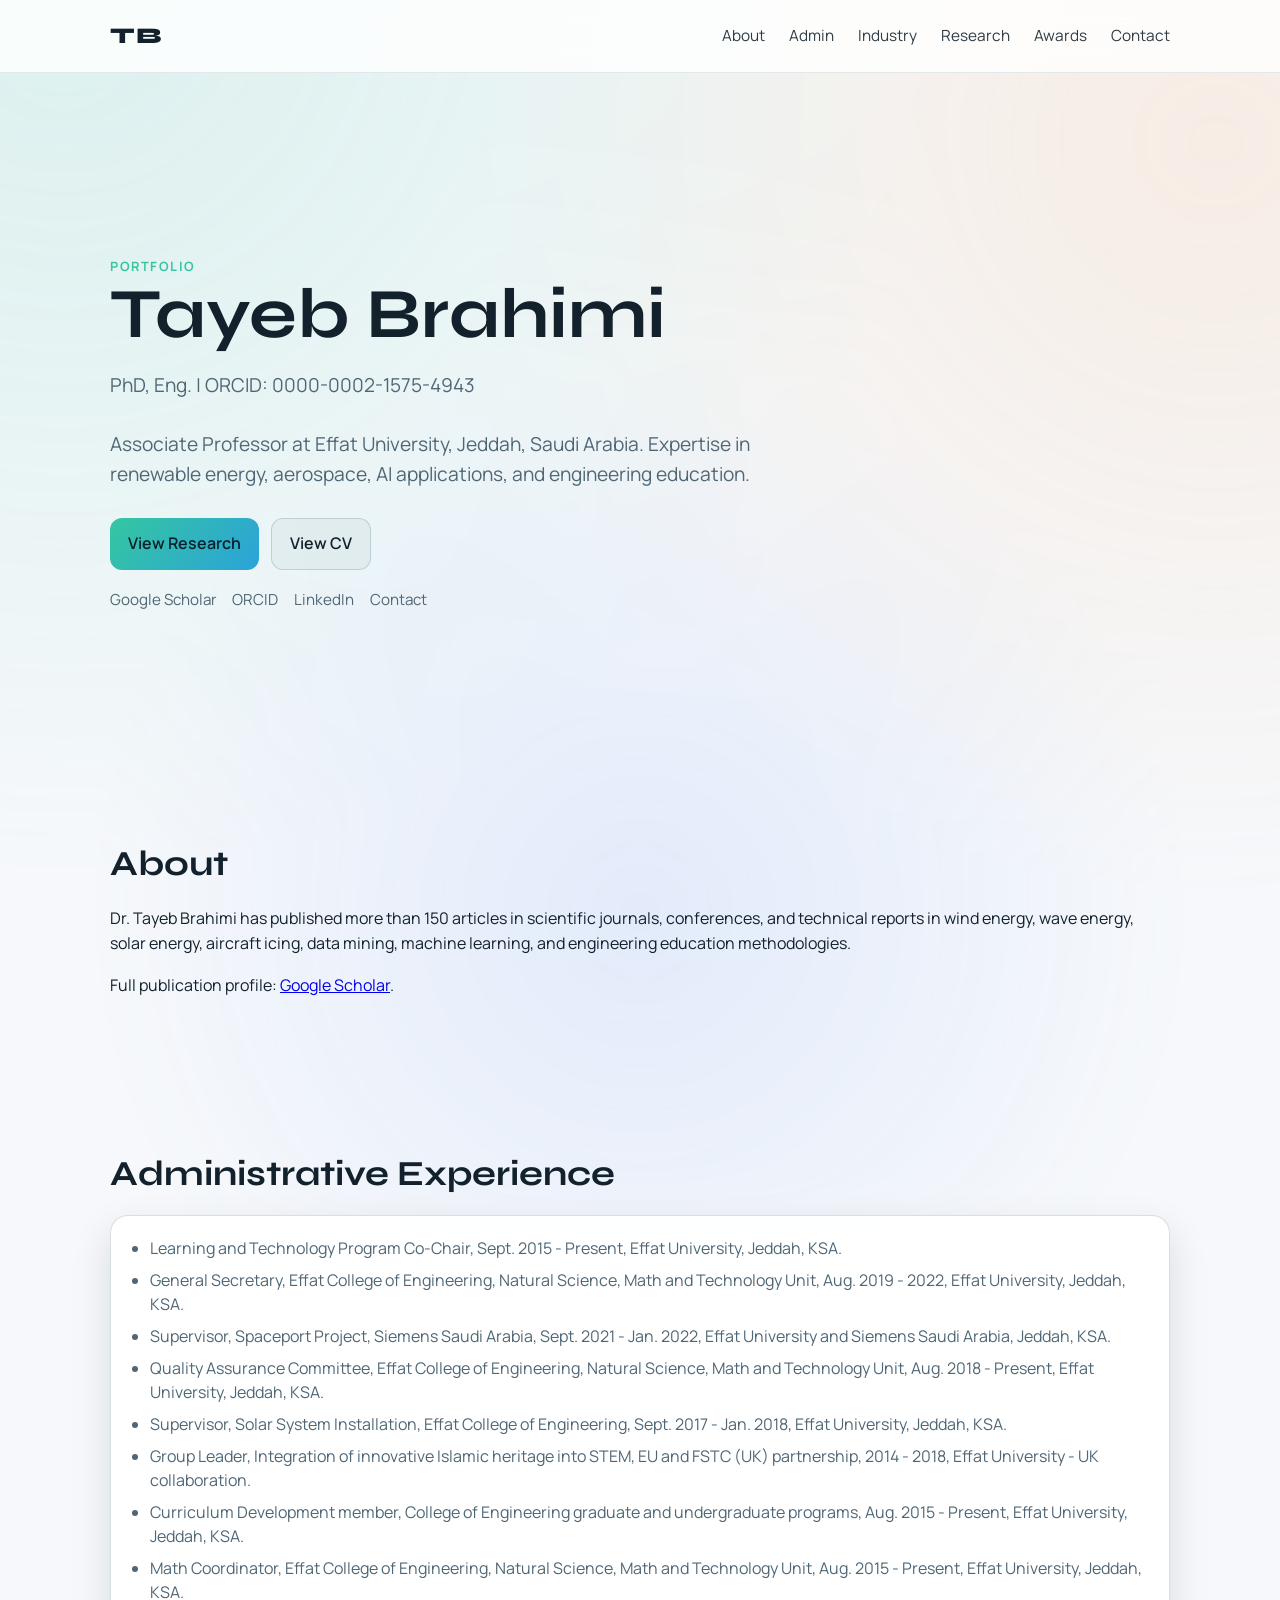
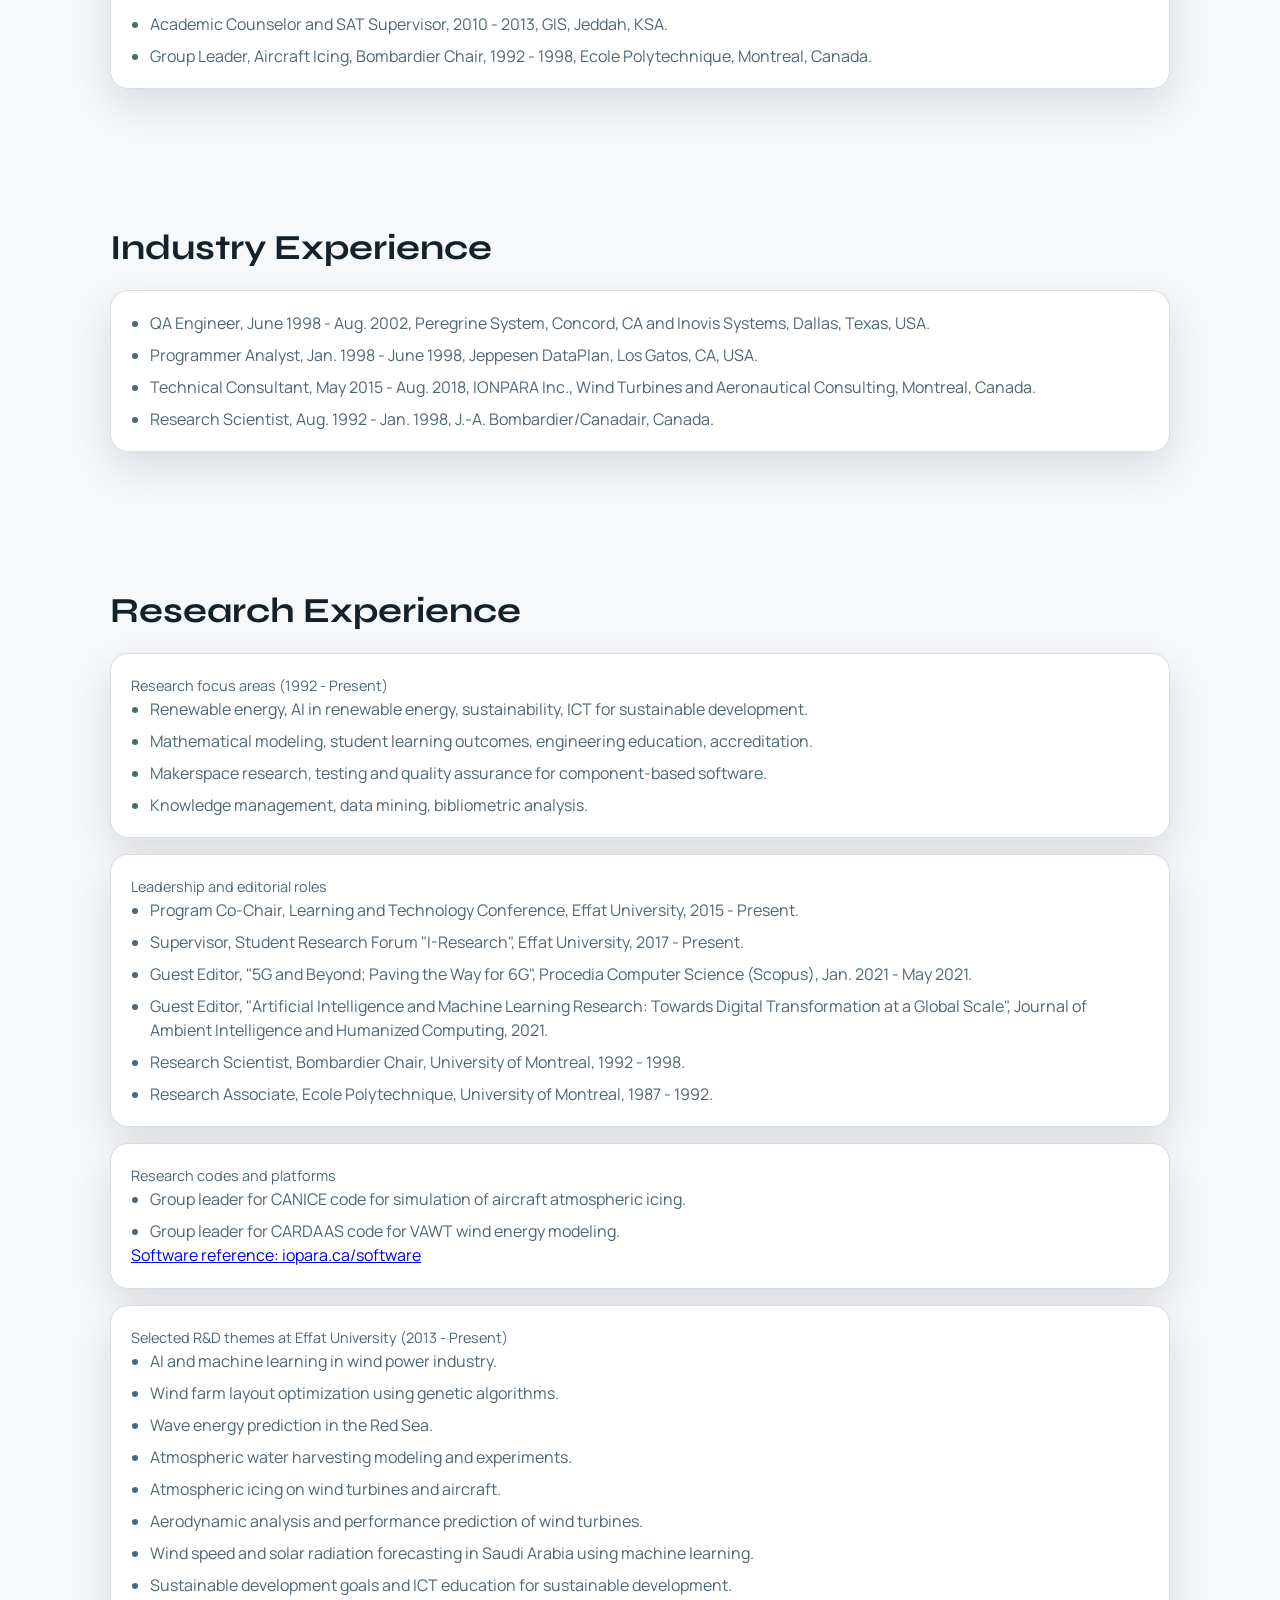
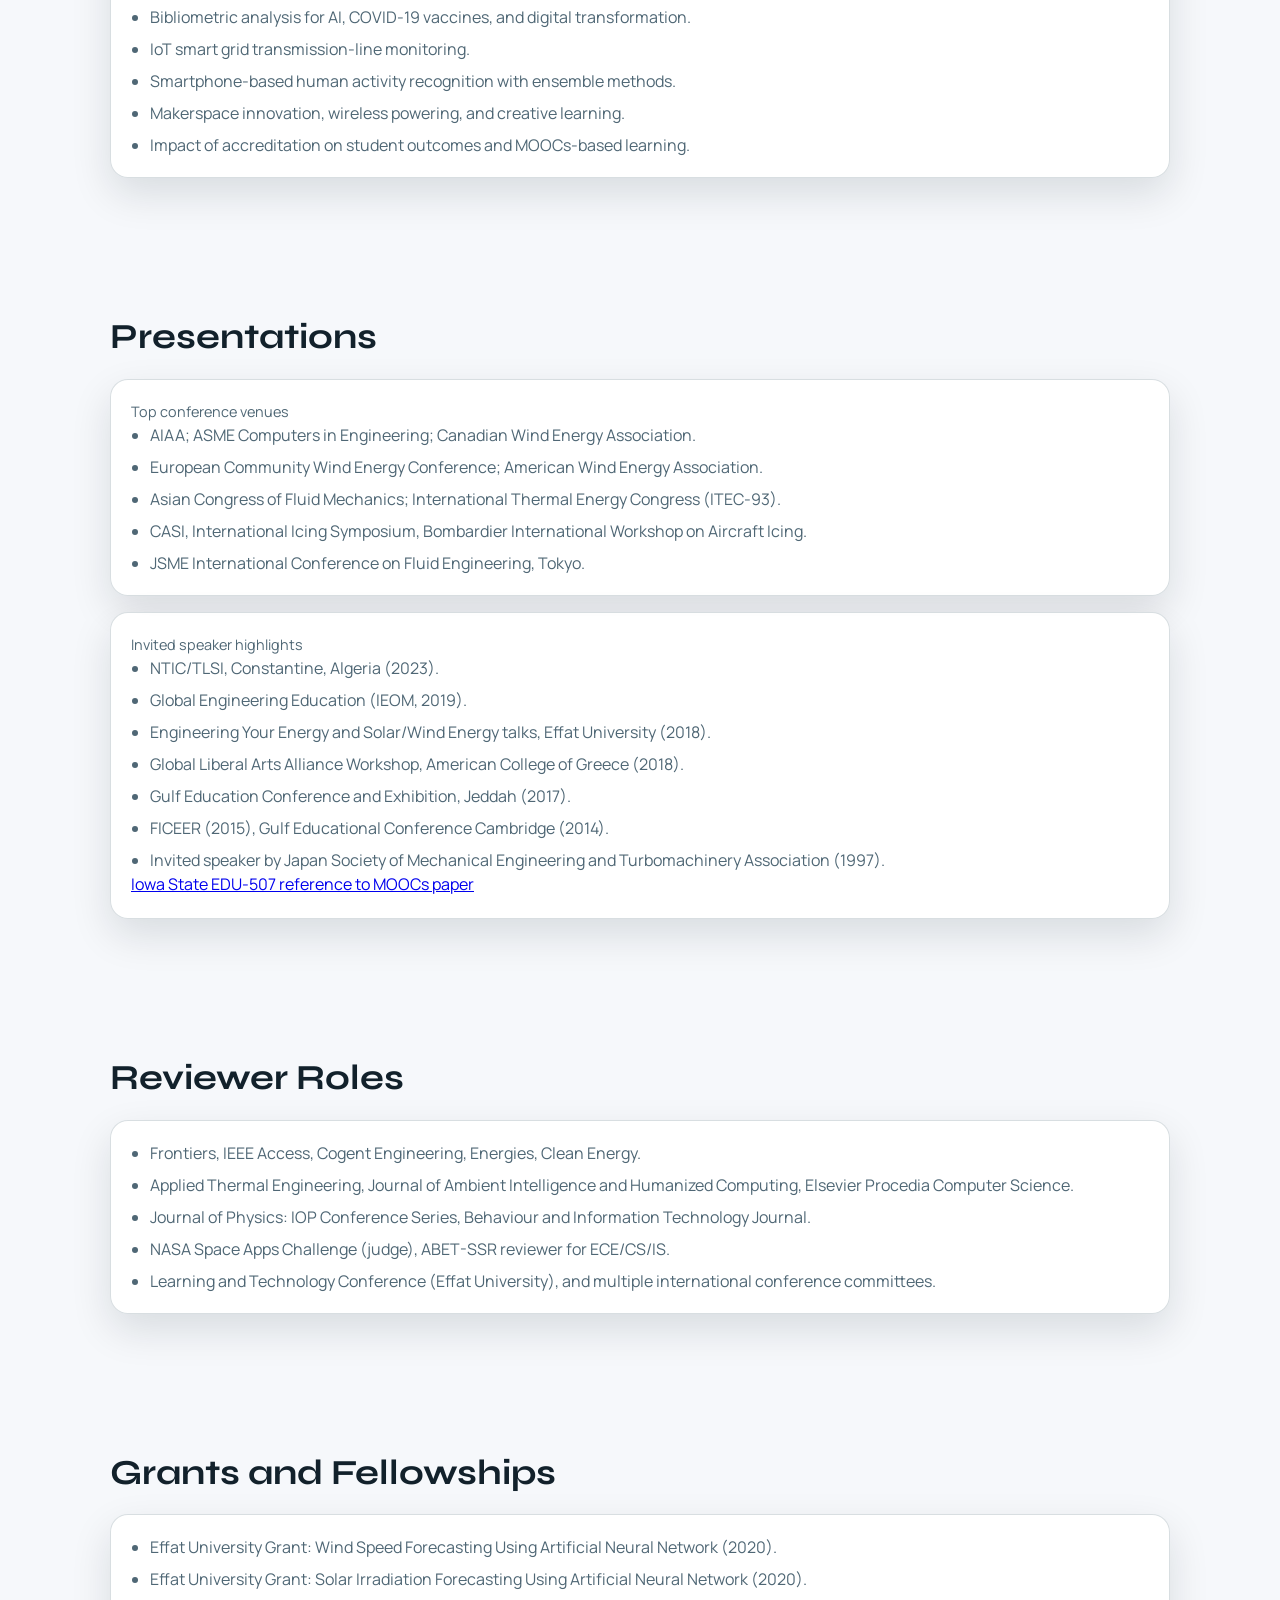
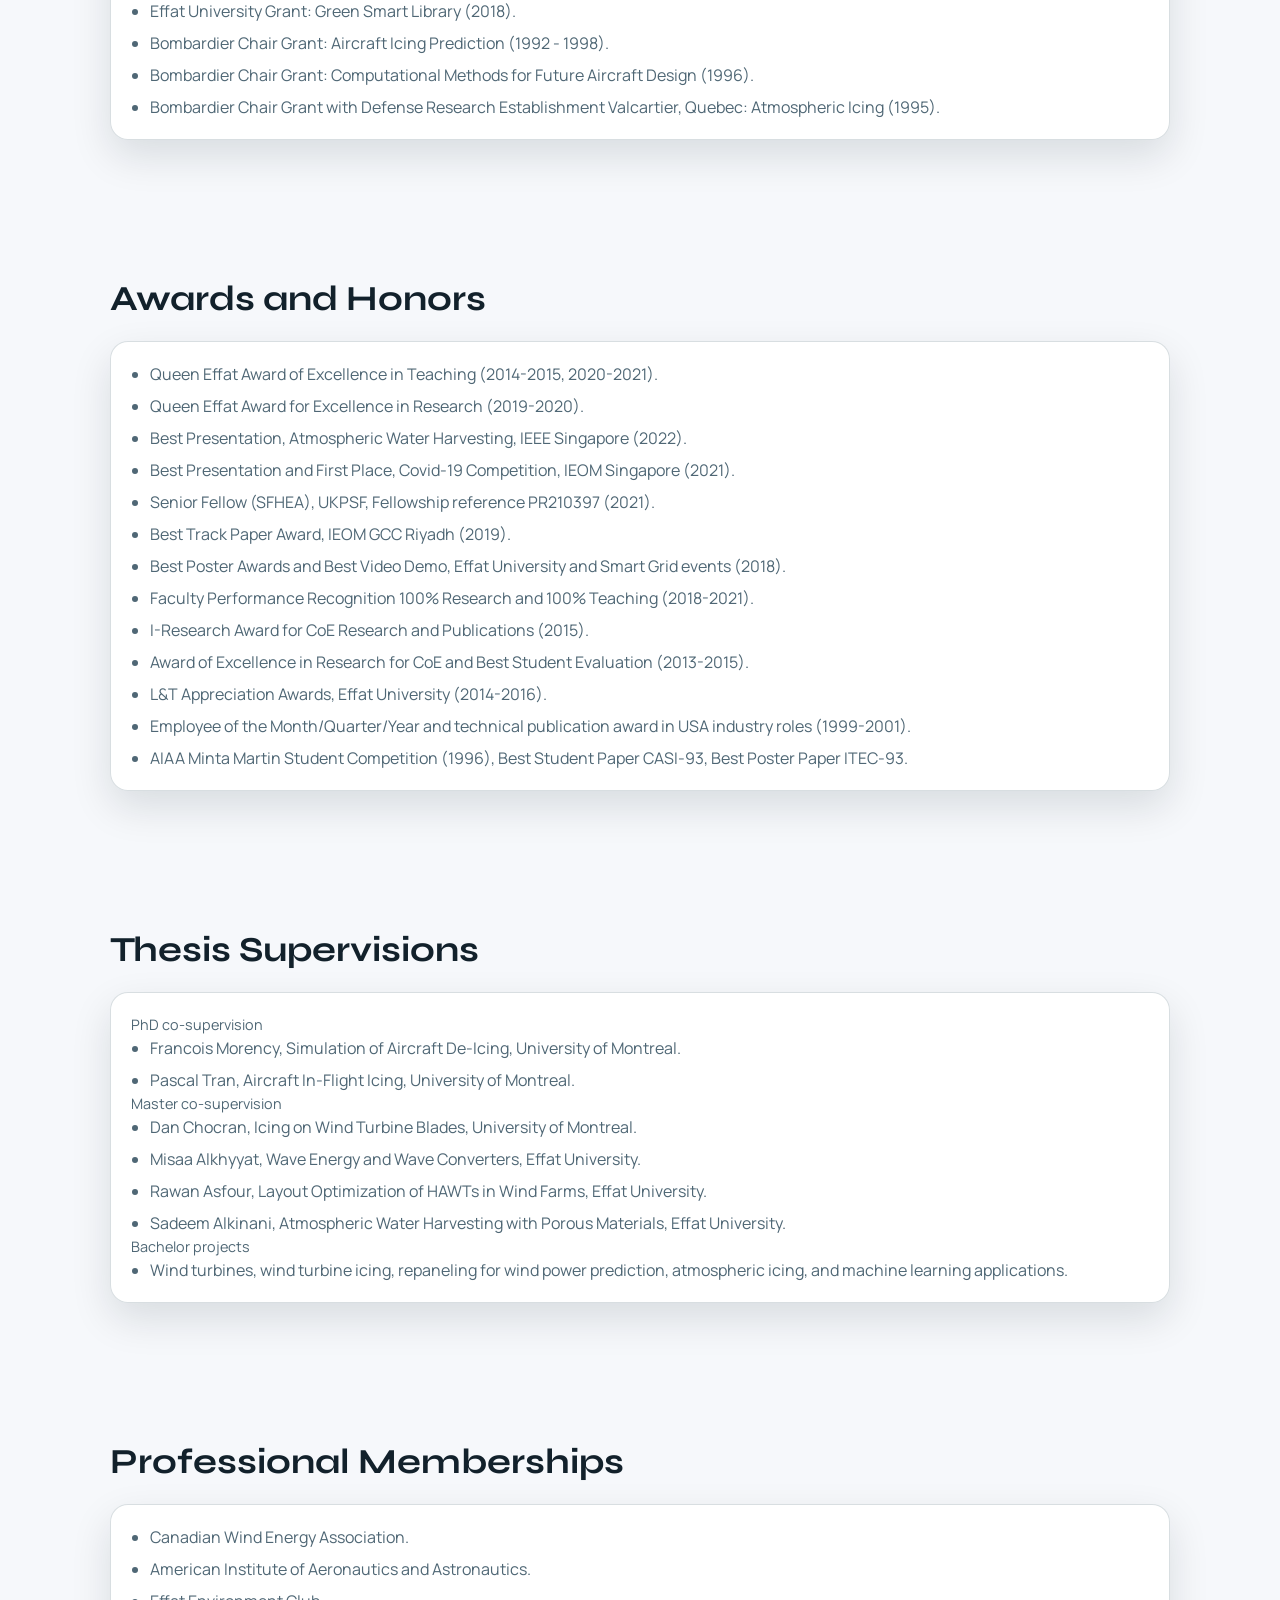
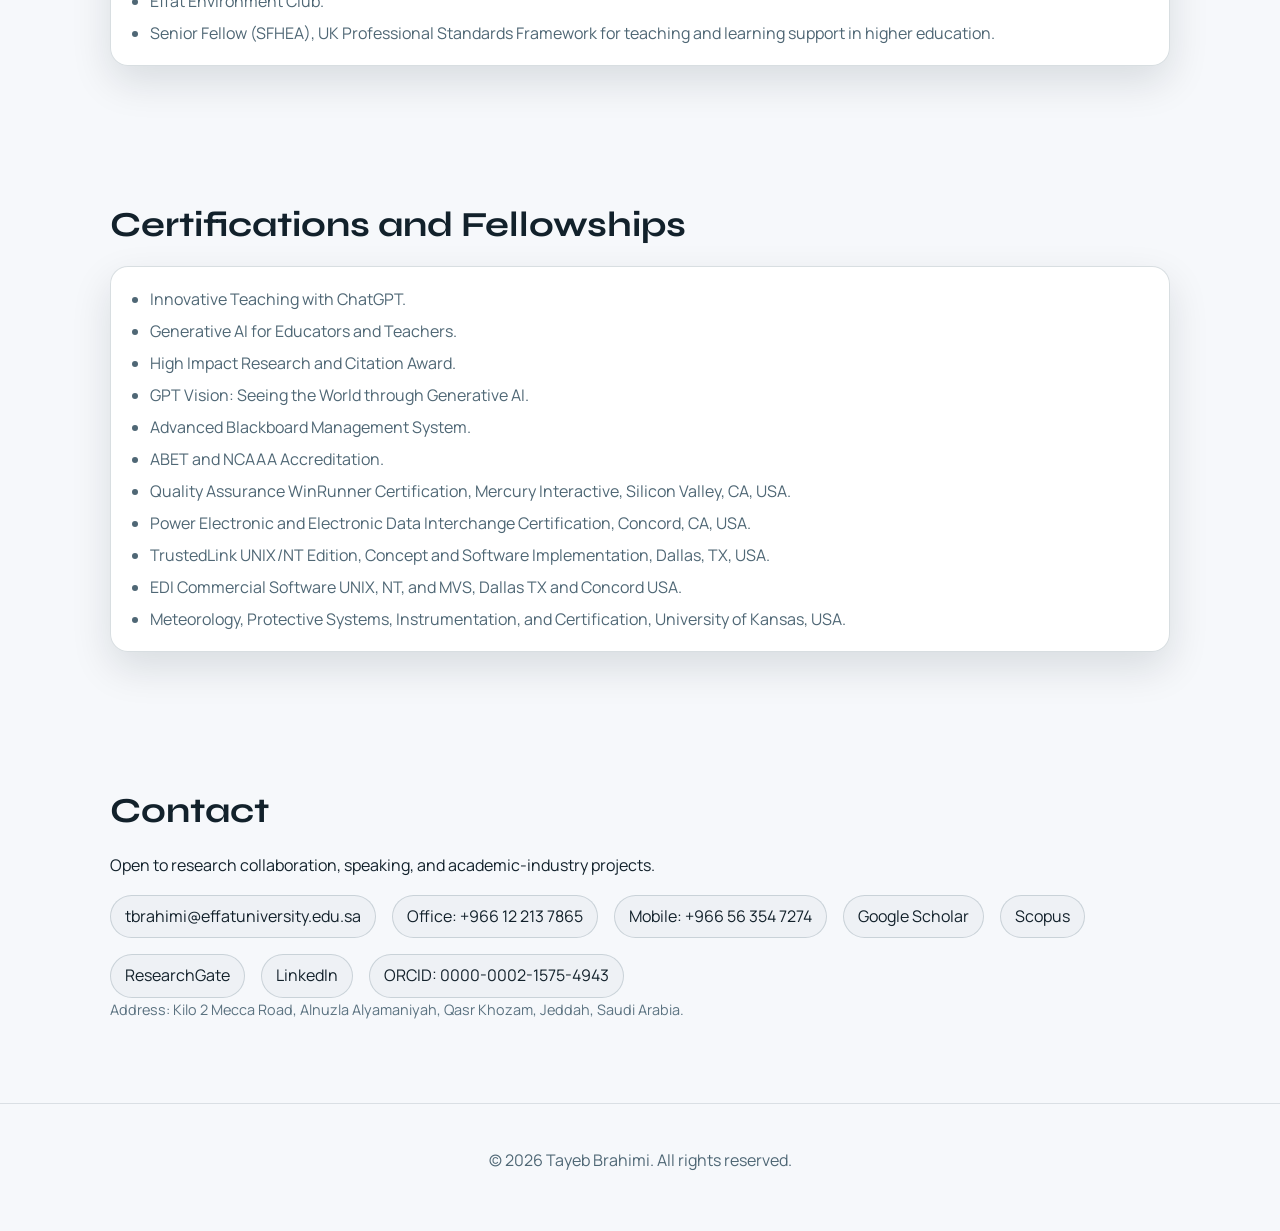
<file: index.html>
<!doctype html>
<html lang="en">
<head>
  <meta charset="UTF-8">
  <meta name="viewport" content="width=device-width, initial-scale=1.0">
  <meta name="description" content="Portfolio of Dr. Tayeb Brahimi">
  <title>Tayeb Brahimi | Portfolio</title>
  <link rel="preconnect" href="https://fonts.googleapis.com">
  <link rel="preconnect" href="https://fonts.gstatic.com" crossorigin>
  <link href="https://fonts.googleapis.com/css2?family=Manrope:wght@400;500;700;800&family=Syne:wght@500;700;800&display=swap" rel="stylesheet">
  <link rel="stylesheet" href="styles.css">
</head>
<body>
  <div class="background-glow" aria-hidden="true"></div>

  <header class="site-header">
    <nav class="nav container">
      <a class="brand" href="#home">TB</a>
      <button class="menu-btn" id="menu-btn" aria-label="Open menu" aria-expanded="false">Menu</button>
      <ul class="nav-links" id="nav-links">
        <li><a href="#about">About</a></li>
        <li><a href="#admin">Admin</a></li>
        <li><a href="#industry">Industry</a></li>
        <li><a href="#research">Research</a></li>
        <li><a href="#awards">Awards</a></li>
        <li><a href="#contact">Contact</a></li>
      </ul>
    </nav>
  </header>

  <main>
    <section id="home" class="hero container">
      <p class="eyebrow">Portfolio</p>
      <h1>Tayeb Brahimi</h1>
      <p class="hero-subtitle">PhD, Eng. | ORCID: 0000-0002-1575-4943</p>
      <p class="hero-subtitle">
        Associate Professor at Effat University, Jeddah, Saudi Arabia. Expertise in renewable energy, aerospace, AI applications, and engineering education.
      </p>
      <div class="hero-actions">
        <a class="btn btn-primary" href="#research">View Research</a>
        <a class="btn btn-ghost" href="ECoE%20CV-DR_Tayeb%20Brahimi.pdf" target="_blank" rel="noopener">View CV</a>
      </div>
      <div class="hero-links">
        <a href="https://scholar.google.com/citations?user=InKmJHYAAAAJ&hl=en" target="_blank" rel="noopener">Google Scholar</a>
        <a href="https://orcid.org/0000-0002-1575-4943" target="_blank" rel="noopener">ORCID</a>
        <a href="https://www.linkedin.com/in/tayeb-brahimi-446793257" target="_blank" rel="noopener">LinkedIn</a>
        <a href="#contact">Contact</a>
      </div>
    </section>

    <section id="about" class="section container fade-in">
      <h2>About</h2>
      <p>
        Dr. Tayeb Brahimi has published more than 150 articles in scientific journals, conferences, and technical reports in wind energy, wave energy, solar energy, aircraft icing, data mining, machine learning, and engineering education methodologies.
      </p>
      <p>
        Full publication profile: <a href="https://scholar.google.com/citations?user=InKmJHYAAAAJ&hl=en" target="_blank" rel="noopener">Google Scholar</a>.
      </p>
    </section>

    <section id="admin" class="section container fade-in">
      <h2>Administrative Experience</h2>
      <div class="cards">
        <article class="card">
          <ul class="cv-list">
            <li>Learning and Technology Program Co-Chair, Sept. 2015 - Present, Effat University, Jeddah, KSA.</li>
            <li>General Secretary, Effat College of Engineering, Natural Science, Math and Technology Unit, Aug. 2019 - 2022, Effat University, Jeddah, KSA.</li>
            <li>Supervisor, Spaceport Project, Siemens Saudi Arabia, Sept. 2021 - Jan. 2022, Effat University and Siemens Saudi Arabia, Jeddah, KSA.</li>
            <li>Quality Assurance Committee, Effat College of Engineering, Natural Science, Math and Technology Unit, Aug. 2018 - Present, Effat University, Jeddah, KSA.</li>
            <li>Supervisor, Solar System Installation, Effat College of Engineering, Sept. 2017 - Jan. 2018, Effat University, Jeddah, KSA.</li>
            <li>Group Leader, Integration of innovative Islamic heritage into STEM, EU and FSTC (UK) partnership, 2014 - 2018, Effat University - UK collaboration.</li>
            <li>Curriculum Development member, College of Engineering graduate and undergraduate programs, Aug. 2015 - Present, Effat University, Jeddah, KSA.</li>
            <li>Math Coordinator, Effat College of Engineering, Natural Science, Math and Technology Unit, Aug. 2015 - Present, Effat University, Jeddah, KSA.</li>
            <li>Academic Counselor and SAT Supervisor, 2010 - 2013, GIS, Jeddah, KSA.</li>
            <li>Group Leader, Aircraft Icing, Bombardier Chair, 1992 - 1998, Ecole Polytechnique, Montreal, Canada.</li>
          </ul>
        </article>
      </div>
    </section>

    <section id="industry" class="section container fade-in">
      <h2>Industry Experience</h2>
      <div class="cards">
        <article class="card">
          <ul class="cv-list">
            <li>QA Engineer, June 1998 - Aug. 2002, Peregrine System, Concord, CA and Inovis Systems, Dallas, Texas, USA.</li>
            <li>Programmer Analyst, Jan. 1998 - June 1998, Jeppesen DataPlan, Los Gatos, CA, USA.</li>
            <li>Technical Consultant, May 2015 - Aug. 2018, IONPARA Inc., Wind Turbines and Aeronautical Consulting, Montreal, Canada.</li>
            <li>Research Scientist, Aug. 1992 - Jan. 1998, J.-A. Bombardier/Canadair, Canada.</li>
          </ul>
        </article>
      </div>
    </section>

    <section id="research" class="section container fade-in">
      <h2>Research Experience</h2>
      <div class="cards">
        <article class="card">
          <p class="meta">Research focus areas (1992 - Present)</p>
          <ul class="cv-list">
            <li>Renewable energy, AI in renewable energy, sustainability, ICT for sustainable development.</li>
            <li>Mathematical modeling, student learning outcomes, engineering education, accreditation.</li>
            <li>Makerspace research, testing and quality assurance for component-based software.</li>
            <li>Knowledge management, data mining, bibliometric analysis.</li>
          </ul>
        </article>
        <article class="card">
          <p class="meta">Leadership and editorial roles</p>
          <ul class="cv-list">
            <li>Program Co-Chair, Learning and Technology Conference, Effat University, 2015 - Present.</li>
            <li>Supervisor, Student Research Forum "I-Research", Effat University, 2017 - Present.</li>
            <li>Guest Editor, "5G and Beyond; Paving the Way for 6G", Procedia Computer Science (Scopus), Jan. 2021 - May 2021.</li>
            <li>Guest Editor, "Artificial Intelligence and Machine Learning Research: Towards Digital Transformation at a Global Scale", Journal of Ambient Intelligence and Humanized Computing, 2021.</li>
            <li>Research Scientist, Bombardier Chair, University of Montreal, 1992 - 1998.</li>
            <li>Research Associate, Ecole Polytechnique, University of Montreal, 1987 - 1992.</li>
          </ul>
        </article>
        <article class="card">
          <p class="meta">Research codes and platforms</p>
          <ul class="cv-list">
            <li>Group leader for CANICE code for simulation of aircraft atmospheric icing.</li>
            <li>Group leader for CARDAAS code for VAWT wind energy modeling.</li>
          </ul>
          <p><a href="https://www.iopara.ca/software" target="_blank" rel="noopener">Software reference: iopara.ca/software</a></p>
        </article>
        <article class="card">
          <p class="meta">Selected R&amp;D themes at Effat University (2013 - Present)</p>
          <ul class="cv-list">
            <li>AI and machine learning in wind power industry.</li>
            <li>Wind farm layout optimization using genetic algorithms.</li>
            <li>Wave energy prediction in the Red Sea.</li>
            <li>Atmospheric water harvesting modeling and experiments.</li>
            <li>Atmospheric icing on wind turbines and aircraft.</li>
            <li>Aerodynamic analysis and performance prediction of wind turbines.</li>
            <li>Wind speed and solar radiation forecasting in Saudi Arabia using machine learning.</li>
            <li>Sustainable development goals and ICT education for sustainable development.</li>
            <li>Bibliometric analysis for AI, COVID-19 vaccines, and digital transformation.</li>
            <li>IoT smart grid transmission-line monitoring.</li>
            <li>Smartphone-based human activity recognition with ensemble methods.</li>
            <li>Makerspace innovation, wireless powering, and creative learning.</li>
            <li>Impact of accreditation on student outcomes and MOOCs-based learning.</li>
          </ul>
        </article>
      </div>
    </section>

    <section id="presentations" class="section container fade-in">
      <h2>Presentations</h2>
      <div class="cards">
        <article class="card">
          <p class="meta">Top conference venues</p>
          <ul class="cv-list">
            <li>AIAA; ASME Computers in Engineering; Canadian Wind Energy Association.</li>
            <li>European Community Wind Energy Conference; American Wind Energy Association.</li>
            <li>Asian Congress of Fluid Mechanics; International Thermal Energy Congress (ITEC-93).</li>
            <li>CASI, International Icing Symposium, Bombardier International Workshop on Aircraft Icing.</li>
            <li>JSME International Conference on Fluid Engineering, Tokyo.</li>
          </ul>
        </article>
        <article class="card">
          <p class="meta">Invited speaker highlights</p>
          <ul class="cv-list">
            <li>NTIC/TLSI, Constantine, Algeria (2023).</li>
            <li>Global Engineering Education (IEOM, 2019).</li>
            <li>Engineering Your Energy and Solar/Wind Energy talks, Effat University (2018).</li>
            <li>Global Liberal Arts Alliance Workshop, American College of Greece (2018).</li>
            <li>Gulf Education Conference and Exhibition, Jeddah (2017).</li>
            <li>FICEER (2015), Gulf Educational Conference Cambridge (2014).</li>
            <li>Invited speaker by Japan Society of Mechanical Engineering and Turbomachinery Association (1997).</li>
          </ul>
          <p><a href="https://iastate.pressbooks.pub/onlinelearningtoolbox/?s=brahimi" target="_blank" rel="noopener">Iowa State EDU-507 reference to MOOCs paper</a></p>
        </article>
      </div>
    </section>

    <section id="reviewer" class="section container fade-in">
      <h2>Reviewer Roles</h2>
      <div class="cards">
        <article class="card">
          <ul class="cv-list">
            <li>Frontiers, IEEE Access, Cogent Engineering, Energies, Clean Energy.</li>
            <li>Applied Thermal Engineering, Journal of Ambient Intelligence and Humanized Computing, Elsevier Procedia Computer Science.</li>
            <li>Journal of Physics: IOP Conference Series, Behaviour and Information Technology Journal.</li>
            <li>NASA Space Apps Challenge (judge), ABET-SSR reviewer for ECE/CS/IS.</li>
            <li>Learning and Technology Conference (Effat University), and multiple international conference committees.</li>
          </ul>
        </article>
      </div>
    </section>

    <section id="grants" class="section container fade-in">
      <h2>Grants and Fellowships</h2>
      <div class="cards">
        <article class="card">
          <ul class="cv-list">
            <li>Effat University Grant: Wind Speed Forecasting Using Artificial Neural Network (2020).</li>
            <li>Effat University Grant: Solar Irradiation Forecasting Using Artificial Neural Network (2020).</li>
            <li>Effat University Grant: Green Smart Library (2018).</li>
            <li>Bombardier Chair Grant: Aircraft Icing Prediction (1992 - 1998).</li>
            <li>Bombardier Chair Grant: Computational Methods for Future Aircraft Design (1996).</li>
            <li>Bombardier Chair Grant with Defense Research Establishment Valcartier, Quebec: Atmospheric Icing (1995).</li>
          </ul>
        </article>
      </div>
    </section>

    <section id="awards" class="section container fade-in">
      <h2>Awards and Honors</h2>
      <div class="cards">
        <article class="card">
          <ul class="cv-list">
            <li>Queen Effat Award of Excellence in Teaching (2014-2015, 2020-2021).</li>
            <li>Queen Effat Award for Excellence in Research (2019-2020).</li>
            <li>Best Presentation, Atmospheric Water Harvesting, IEEE Singapore (2022).</li>
            <li>Best Presentation and First Place, Covid-19 Competition, IEOM Singapore (2021).</li>
            <li>Senior Fellow (SFHEA), UKPSF, Fellowship reference PR210397 (2021).</li>
            <li>Best Track Paper Award, IEOM GCC Riyadh (2019).</li>
            <li>Best Poster Awards and Best Video Demo, Effat University and Smart Grid events (2018).</li>
            <li>Faculty Performance Recognition 100% Research and 100% Teaching (2018-2021).</li>
            <li>I-Research Award for CoE Research and Publications (2015).</li>
            <li>Award of Excellence in Research for CoE and Best Student Evaluation (2013-2015).</li>
            <li>L&amp;T Appreciation Awards, Effat University (2014-2016).</li>
            <li>Employee of the Month/Quarter/Year and technical publication award in USA industry roles (1999-2001).</li>
            <li>AIAA Minta Martin Student Competition (1996), Best Student Paper CASI-93, Best Poster Paper ITEC-93.</li>
          </ul>
        </article>
      </div>
    </section>

    <section id="thesis" class="section container fade-in">
      <h2>Thesis Supervisions</h2>
      <div class="cards">
        <article class="card">
          <p class="meta">PhD co-supervision</p>
          <ul class="cv-list">
            <li>Francois Morency, Simulation of Aircraft De-Icing, University of Montreal.</li>
            <li>Pascal Tran, Aircraft In-Flight Icing, University of Montreal.</li>
          </ul>
          <p class="meta">Master co-supervision</p>
          <ul class="cv-list">
            <li>Dan Chocran, Icing on Wind Turbine Blades, University of Montreal.</li>
            <li>Misaa Alkhyyat, Wave Energy and Wave Converters, Effat University.</li>
            <li>Rawan Asfour, Layout Optimization of HAWTs in Wind Farms, Effat University.</li>
            <li>Sadeem Alkinani, Atmospheric Water Harvesting with Porous Materials, Effat University.</li>
          </ul>
          <p class="meta">Bachelor projects</p>
          <ul class="cv-list">
            <li>Wind turbines, wind turbine icing, repaneling for wind power prediction, atmospheric icing, and machine learning applications.</li>
          </ul>
        </article>
      </div>
    </section>

    <section id="memberships" class="section container fade-in">
      <h2>Professional Memberships</h2>
      <div class="cards">
        <article class="card">
          <ul class="cv-list">
            <li>Canadian Wind Energy Association.</li>
            <li>American Institute of Aeronautics and Astronautics.</li>
            <li>Effat Environment Club.</li>
            <li>Senior Fellow (SFHEA), UK Professional Standards Framework for teaching and learning support in higher education.</li>
          </ul>
        </article>
      </div>
    </section>

    <section id="certifications" class="section container fade-in">
      <h2>Certifications and Fellowships</h2>
      <div class="cards">
        <article class="card">
          <ul class="cv-list">
            <li>Innovative Teaching with ChatGPT.</li>
            <li>Generative AI for Educators and Teachers.</li>
            <li>High Impact Research and Citation Award.</li>
            <li>GPT Vision: Seeing the World through Generative AI.</li>
            <li>Advanced Blackboard Management System.</li>
            <li>ABET and NCAAA Accreditation.</li>
            <li>Quality Assurance WinRunner Certification, Mercury Interactive, Silicon Valley, CA, USA.</li>
            <li>Power Electronic and Electronic Data Interchange Certification, Concord, CA, USA.</li>
            <li>TrustedLink UNIX/NT Edition, Concept and Software Implementation, Dallas, TX, USA.</li>
            <li>EDI Commercial Software UNIX, NT, and MVS, Dallas TX and Concord USA.</li>
            <li>Meteorology, Protective Systems, Instrumentation, and Certification, University of Kansas, USA.</li>
          </ul>
        </article>
      </div>
    </section>

    <section id="contact" class="section container fade-in">
      <h2>Contact</h2>
      <p>Open to research collaboration, speaking, and academic-industry projects.</p>
      <div class="contact-links">
        <a href="mailto:tbrahimi@effatuniversity.edu.sa">tbrahimi@effatuniversity.edu.sa</a>
        <a href="tel:+966122137865">Office: +966 12 213 7865</a>
        <a href="tel:+966563547274">Mobile: +966 56 354 7274</a>
        <a href="https://scholar.google.com/citations?user=InKmJHYAAAAJ&hl=en" target="_blank" rel="noopener">Google Scholar</a>
        <a href="https://www.scopus.com/authid/detail.uri?authorId=57193233561" target="_blank" rel="noopener">Scopus</a>
        <a href="https://www.researchgate.net/profile/Tayeb-Brahimi" target="_blank" rel="noopener">ResearchGate</a>
        <a href="https://www.linkedin.com/in/tayeb-brahimi-446793257" target="_blank" rel="noopener">LinkedIn</a>
        <a href="https://orcid.org/0000-0002-1575-4943" target="_blank" rel="noopener">ORCID: 0000-0002-1575-4943</a>
      </div>
      <p class="meta">Address: Kilo 2 Mecca Road, Alnuzla Alyamaniyah, Qasr Khozam, Jeddah, Saudi Arabia.</p>
    </section>
  </main>

  <footer class="site-footer">
    <p>&copy; <span id="year"></span> Tayeb Brahimi. All rights reserved.</p>
  </footer>

  <script src="script.js"></script>
</body>
</html>
</file>
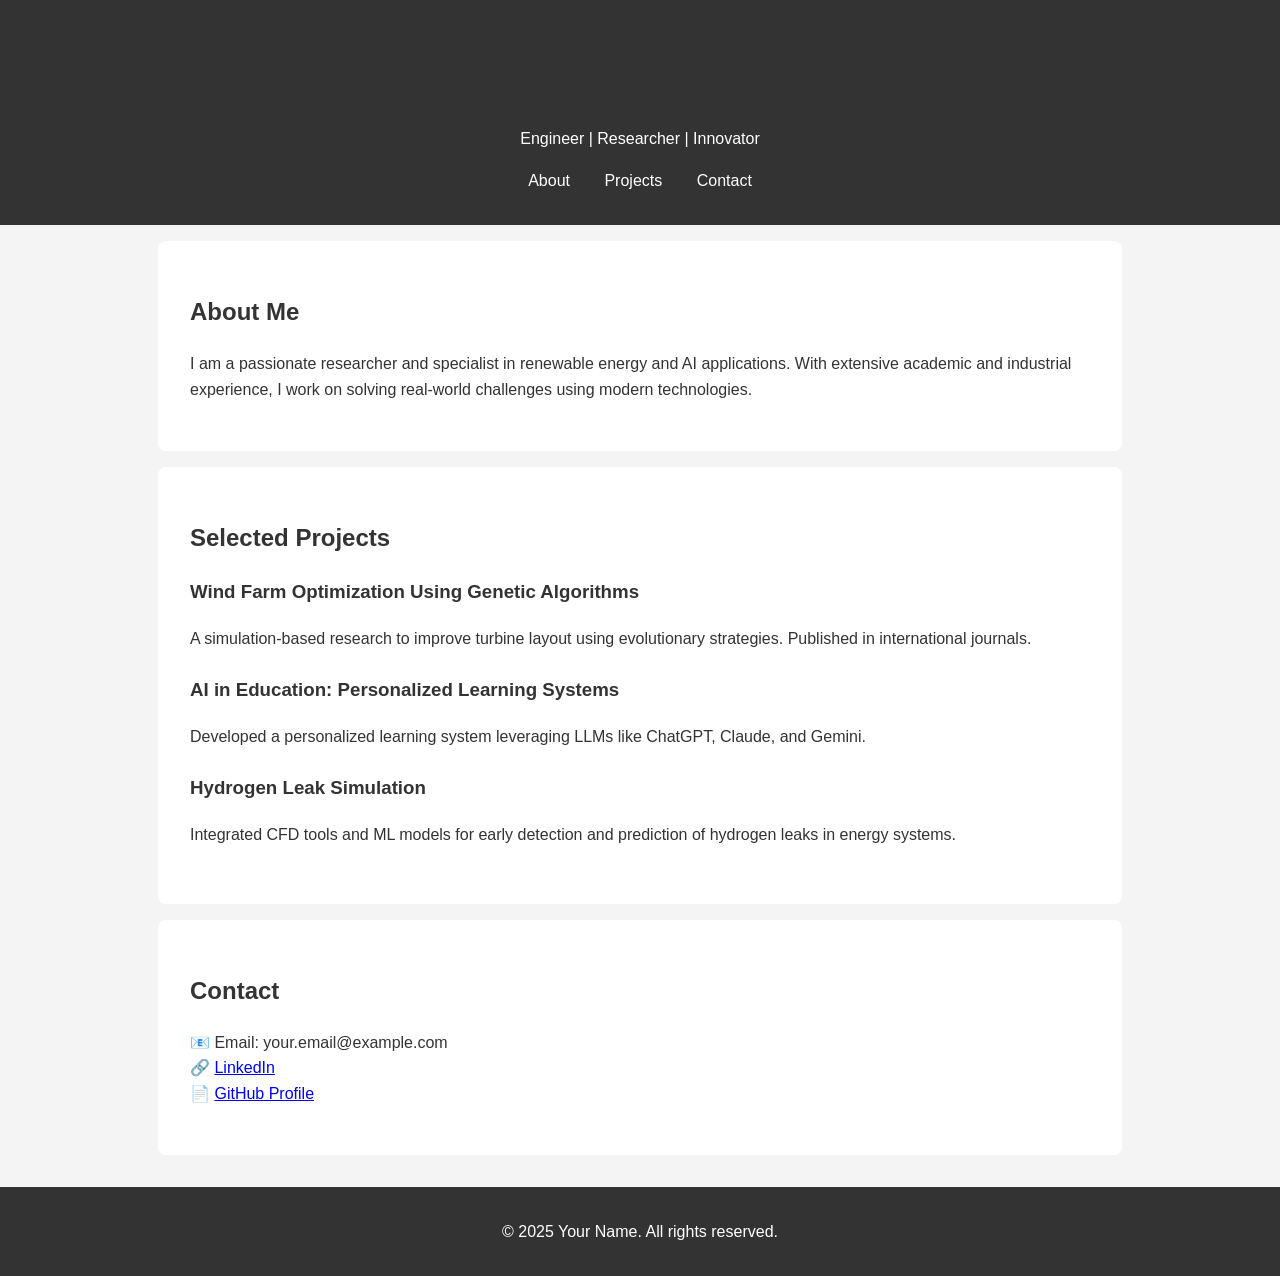
<file: htmlfile.html>
<!DOCTYPE html>
<html lang="en">
<head>
  <meta charset="UTF-8" />
  <meta name="viewport" content="width=device-width, initial-scale=1.0" />
  <title>Your Name | Portfolio</title>
  <style>
    body {
      font-family: Arial, sans-serif;
      line-height: 1.6;
      margin: 0;
      padding: 0;
      background: #f4f4f4;
      color: #333;
    }
    header {
      background: #333;
      color: #fff;
      padding: 2rem 0;
      text-align: center;
    }
    nav a {
      color: #fff;
      margin: 0 15px;
      text-decoration: none;
    }
    section {
      padding: 2rem;
      max-width: 900px;
      margin: auto;
      background: #fff;
      margin-top: 1rem;
      border-radius: 8px;
    }
    h1, h2 {
      color: #333;
    }
    .project {
      margin-bottom: 1.5rem;
    }
    footer {
      text-align: center;
      padding: 1rem;
      background: #333;
      color: #fff;
      margin-top: 2rem;
    }
  </style>
</head>
<body>

  <header>
    <h1>Your Name</h1>
    <p>Engineer | Researcher | Innovator</p>
    <nav>
      <a href="#about">About</a>
      <a href="#projects">Projects</a>
      <a href="#contact">Contact</a>
    </nav>
  </header>

  <section id="about">
    <h2>About Me</h2>
    <p>
      I am a passionate researcher and specialist in renewable energy and AI applications. 
      With extensive academic and industrial experience, I work on solving real-world challenges using modern technologies.
    </p>
  </section>

  <section id="projects">
    <h2>Selected Projects</h2>
    <div class="project">
      <h3>Wind Farm Optimization Using Genetic Algorithms</h3>
      <p>
        A simulation-based research to improve turbine layout using evolutionary strategies. Published in international journals.
      </p>
    </div>
    <div class="project">
      <h3>AI in Education: Personalized Learning Systems</h3>
      <p>
        Developed a personalized learning system leveraging LLMs like ChatGPT, Claude, and Gemini.
      </p>
    </div>
    <div class="project">
      <h3>Hydrogen Leak Simulation</h3>
      <p>
        Integrated CFD tools and ML models for early detection and prediction of hydrogen leaks in energy systems.
      </p>
    </div>
  </section>

  <section id="contact">
    <h2>Contact</h2>
    <p>
      📧 Email: your.email@example.com <br />
      🔗 <a href="https://www.linkedin.com/in/yourprofile" target="_blank">LinkedIn</a> <br />
      📄 <a href="https://github.com/yourusername" target="_blank">GitHub Profile</a>
    </p>
  </section>

  <footer>
    <p>&copy; 2025 Your Name. All rights reserved.</p>
  </footer>

</body>
</html>
</file>
<file: styles.css>
:root {
  --bg: #f6f8fb;
  --bg-soft: #ffffff;
  --surface: rgba(255, 255, 255, 0.92);
  --text: #12212b;
  --muted: #4f6775;
  --primary: #35c6a1;
  --accent: #d46a00;
  --border: rgba(17, 50, 68, 0.16);
  --shadow: 0 16px 40px rgba(12, 25, 34, 0.12);
}

* {
  box-sizing: border-box;
}

html {
  scroll-behavior: smooth;
}

body {
  margin: 0;
  font-family: "Manrope", sans-serif;
  background: var(--bg);
  color: var(--text);
  line-height: 1.6;
}

.background-glow {
  position: fixed;
  inset: -25vmax;
  background:
    radial-gradient(circle at 20% 20%, rgba(53, 198, 161, 0.14), transparent 45%),
    radial-gradient(circle at 80% 30%, rgba(255, 159, 67, 0.12), transparent 40%),
    radial-gradient(circle at 50% 80%, rgba(62, 126, 255, 0.1), transparent 35%);
  z-index: -1;
  pointer-events: none;
  filter: blur(24px);
}

.container {
  width: min(1060px, 92vw);
  margin: 0 auto;
}

.site-header {
  position: sticky;
  top: 0;
  z-index: 20;
  backdrop-filter: blur(14px);
  background: rgba(255, 255, 255, 0.82);
  border-bottom: 1px solid rgba(17, 50, 68, 0.1);
}

.nav {
  min-height: 72px;
  display: flex;
  align-items: center;
  justify-content: space-between;
  gap: 16px;
}

.brand {
  text-decoration: none;
  color: var(--text);
  font-family: "Syne", sans-serif;
  font-weight: 800;
  font-size: 1.4rem;
  letter-spacing: 0.04em;
}

.nav-links {
  list-style: none;
  display: flex;
  align-items: center;
  gap: 24px;
  margin: 0;
  padding: 0;
}

.nav-links a {
  text-decoration: none;
  color: var(--text);
  font-size: 0.96rem;
  opacity: 0.88;
}

.nav-links a:hover {
  color: var(--primary);
}

.menu-btn {
  display: none;
  border: 1px solid var(--border);
  background: transparent;
  color: var(--text);
  padding: 8px 12px;
  border-radius: 999px;
  font: inherit;
}

.hero {
  min-height: 78vh;
  display: grid;
  align-content: center;
  padding: 68px 0 48px;
}

.eyebrow {
  margin: 0;
  color: var(--primary);
  letter-spacing: 0.12em;
  text-transform: uppercase;
  font-size: 0.8rem;
  font-weight: 700;
}

h1,
h2,
h3 {
  margin-top: 0;
  font-family: "Syne", sans-serif;
  line-height: 1.1;
}

h1 {
  margin-bottom: 16px;
  font-size: clamp(2.2rem, 7vw, 4.4rem);
}

h2 {
  margin-bottom: 22px;
  font-size: clamp(1.5rem, 3vw, 2.2rem);
}

.hero-subtitle {
  margin: 0 0 28px;
  max-width: 700px;
  font-size: clamp(1.03rem, 2vw, 1.2rem);
  color: var(--muted);
}

.hero-actions {
  display: flex;
  flex-wrap: wrap;
  gap: 12px;
  margin-bottom: 18px;
}

.btn {
  text-decoration: none;
  border-radius: 12px;
  padding: 12px 18px;
  border: 1px solid var(--border);
  display: inline-flex;
  align-items: center;
  justify-content: center;
  font-weight: 600;
  transition: transform 0.2s ease, border-color 0.2s ease, background 0.2s ease;
}

.btn:hover {
  transform: translateY(-1px);
}

.btn-primary {
  background: linear-gradient(130deg, var(--primary), #2ba3d9);
  color: #07212b;
  border: none;
}

.btn-ghost {
  color: var(--text);
  background: rgba(17, 50, 68, 0.04);
}

.hero-links {
  display: flex;
  flex-wrap: wrap;
  gap: 16px;
}

.hero-links a {
  color: var(--muted);
  text-decoration: none;
  font-size: 0.95rem;
}

.hero-links a:hover {
  color: var(--accent);
}

.section {
  padding: 70px 0;
}

.section p {
  margin-top: 0;
}

.cards {
  display: grid;
  gap: 16px;
}

.projects-grid {
  grid-template-columns: repeat(auto-fit, minmax(240px, 1fr));
}

.card {
  background: var(--surface);
  border: 1px solid var(--border);
  border-radius: 18px;
  padding: 20px;
  box-shadow: var(--shadow);
}

.card h3 {
  margin-bottom: 8px;
}

.card p {
  margin-bottom: 0;
  color: var(--muted);
}

.cv-list {
  margin: 0;
  padding-left: 1.2rem;
  color: var(--muted);
  display: grid;
  gap: 8px;
}

.cv-list li {
  line-height: 1.5;
}

.meta {
  margin-bottom: 12px;
  font-size: 0.9rem;
  color: #5b7280;
}

.project-card a {
  display: inline-block;
  margin-top: 12px;
  color: var(--primary);
  text-decoration: none;
  font-weight: 600;
}

.tags {
  margin-top: 10px;
  font-size: 0.9rem;
}

.contact-links {
  display: flex;
  flex-wrap: wrap;
  gap: 16px;
}

.contact-links a {
  color: var(--text);
  text-decoration: none;
  border: 1px solid var(--border);
  border-radius: 999px;
  padding: 8px 14px;
  background: rgba(17, 50, 68, 0.03);
}

.contact-links a:hover {
  border-color: var(--primary);
  color: var(--primary);
}

.site-footer {
  border-top: 1px solid rgba(17, 50, 68, 0.12);
  text-align: center;
  padding: 28px 16px 42px;
  color: var(--muted);
}

.fade-in {
  opacity: 0;
  transform: translateY(20px);
  transition: opacity 0.7s ease, transform 0.7s ease;
}

.fade-in.show {
  opacity: 1;
  transform: none;
}

@media (max-width: 780px) {
  .menu-btn {
    display: inline-flex;
  }

  .nav-links {
    position: absolute;
    top: 72px;
    right: 4vw;
    left: 4vw;
    background: rgba(255, 255, 255, 0.96);
    border: 1px solid var(--border);
    border-radius: 14px;
    padding: 14px;
    display: none;
    flex-direction: column;
    align-items: flex-start;
    gap: 12px;
  }

  .nav-links.open {
    display: flex;
  }

  .hero {
    min-height: auto;
    padding-top: 54px;
  }
}
</file>
